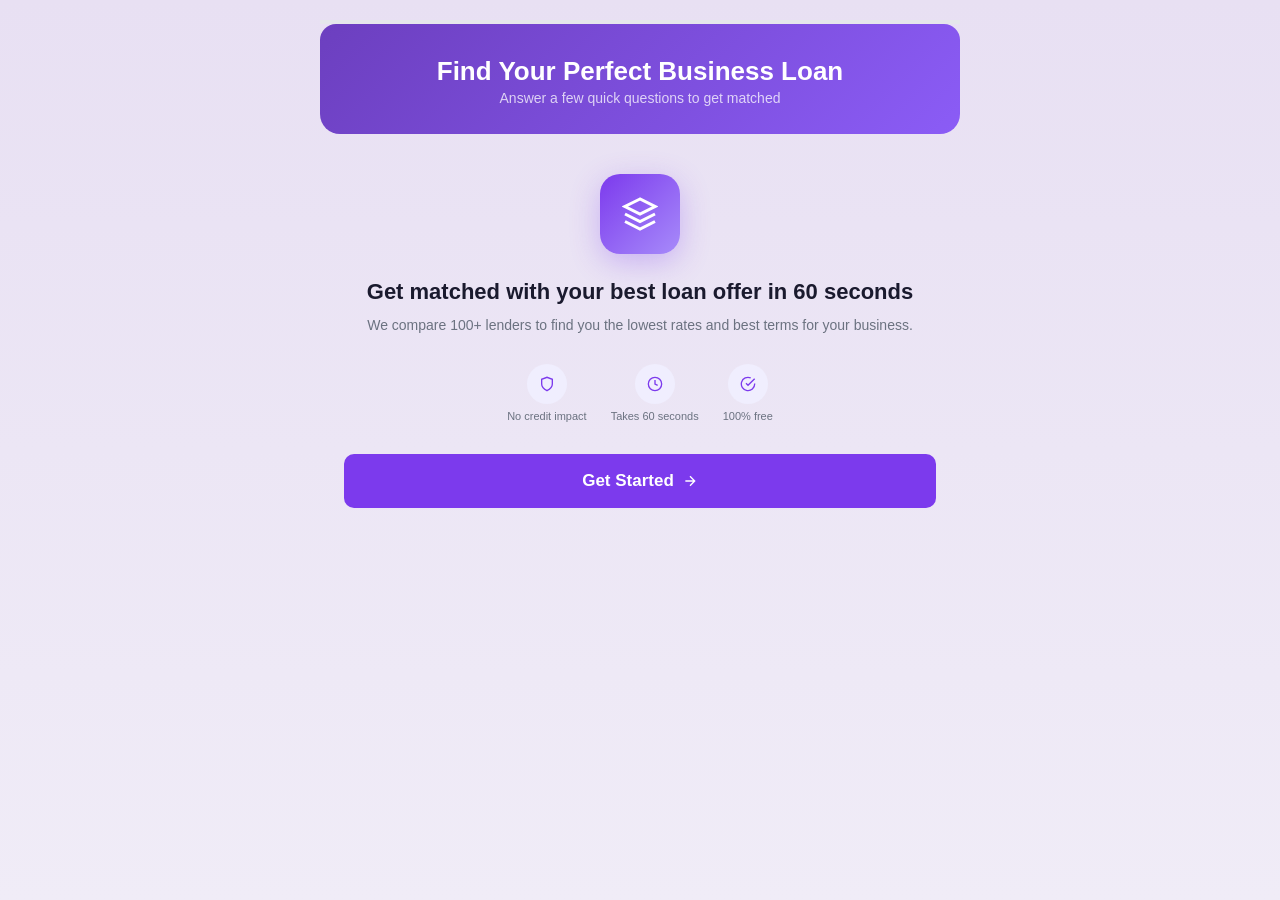
<file: index.html>
<!DOCTYPE html>
<html lang="en">
<head>
<meta charset="UTF-8">
<meta name="viewport" content="width=device-width, initial-scale=1">
<title>Business Loan Quiz — Become</title>
<link rel="stylesheet" href="styles.css">
</head>
<body>
<div class="page">
  <div class="progress-wrap"><div class="progress-bar"><div class="progress-fill" id="progressFill"></div></div></div>

  <!-- STEP 0: Welcome -->
  <div class="step active" id="step-0">
    <div class="header">
      <div class="header-title">Find Your Perfect Business Loan</div>
      <div class="header-sub">Answer a few quick questions to get matched</div>
    </div>
    <div class="content">
      <div class="welcome">
        <div class="welcome-icon">
          <svg width="36" height="36" fill="none" stroke="white" stroke-width="2" viewBox="0 0 24 24"><path d="M12 2L2 7l10 5 10-5-10-5z"/><path d="M2 17l10 5 10-5"/><path d="M2 12l10 5 10-5"/></svg>
        </div>
        <h2>Get matched with your best loan offer in 60 seconds</h2>
        <p>We compare 100+ lenders to find you the lowest rates and best terms for your business.</p>
        <div class="welcome-features">
          <div class="welcome-feat">
            <div class="welcome-feat-icon">
              <svg width="16" height="16" fill="none" stroke="#7C3AED" stroke-width="2" viewBox="0 0 24 24"><path d="M12 22s8-4 8-10V5l-8-3-8 3v7c0 6 8 10 8 10z"/></svg>
            </div>
            <span>No credit impact</span>
          </div>
          <div class="welcome-feat">
            <div class="welcome-feat-icon">
              <svg width="16" height="16" fill="none" stroke="#7C3AED" stroke-width="2" viewBox="0 0 24 24"><circle cx="12" cy="12" r="10"/><path d="M12 6v6l4 2"/></svg>
            </div>
            <span>Takes 60 seconds</span>
          </div>
          <div class="welcome-feat">
            <div class="welcome-feat-icon">
              <svg width="16" height="16" fill="none" stroke="#7C3AED" stroke-width="2" viewBox="0 0 24 24"><path d="M22 11.08V12a10 10 0 11-5.93-9.14"/><path d="M22 4L12 14.01l-3-3"/></svg>
            </div>
            <span>100% free</span>
          </div>
        </div>
        <button class="cta-btn" onclick="goToStep(1)">
          Get Started
          <svg width="16" height="16" fill="none" stroke="white" stroke-width="2" viewBox="0 0 24 24"><path d="M5 12h14M12 5l7 7-7 7"/></svg>
        </button>
      </div>
    </div>
  </div>

  <!-- STEP 1: Funding Amount -->
  <div class="step" id="step-1">
    <div class="header">
      <div class="header-title">How much funding do you need?</div>
      <div class="header-sub">Step 1 of 5</div>
    </div>
    <div class="content">
      <div class="step-content">
        <button class="back-btn" onclick="goToStep(0)">
          <svg width="14" height="14" fill="none" stroke="currentColor" stroke-width="2" viewBox="0 0 24 24"><path d="M19 12H5M12 19l-7-7 7-7"/></svg>
          Back
        </button>
        <div class="slider-wrap">
          <div class="slider-amount" id="sliderAmount">$50,000</div>
          <div style="font-size:13px;color:#6b7280;margin-bottom:8px;">Drag to select your desired amount</div>
          <input type="range" id="fundingSlider" min="5000" max="500000" step="5000" value="50000" oninput="updateSlider(this.value)">
          <div class="slider-range-labels"><span>$5,000</span><span>$500,000</span></div>
        </div>
        <button class="cta-btn" onclick="goToStep(2)">
          Continue
          <svg width="16" height="16" fill="none" stroke="white" stroke-width="2" viewBox="0 0 24 24"><path d="M5 12h14M12 5l7 7-7 7"/></svg>
        </button>
      </div>
    </div>
  </div>

  <!-- STEP 2: Time in Business -->
  <div class="step" id="step-2">
    <div class="header">
      <div class="header-title">How long have you been in business?</div>
      <div class="header-sub">Step 2 of 5</div>
    </div>
    <div class="content">
      <div class="step-content">
        <button class="back-btn" onclick="goToStep(1)">
          <svg width="14" height="14" fill="none" stroke="currentColor" stroke-width="2" viewBox="0 0 24 24"><path d="M19 12H5M12 19l-7-7 7-7"/></svg>
          Back
        </button>
        <div class="option-grid" id="timeOptions"></div>
      </div>
    </div>
  </div>

  <!-- STEP 3: Monthly Revenue -->
  <div class="step" id="step-3">
    <div class="header">
      <div class="header-title">What's your average monthly revenue?</div>
      <div class="header-sub">Step 3 of 5</div>
    </div>
    <div class="content">
      <div class="step-content">
        <button class="back-btn" onclick="goToStep(2)">
          <svg width="14" height="14" fill="none" stroke="currentColor" stroke-width="2" viewBox="0 0 24 24"><path d="M19 12H5M12 19l-7-7 7-7"/></svg>
          Back
        </button>
        <div class="option-grid" id="revenueOptions"></div>
      </div>
    </div>
  </div>

  <!-- STEP 4: Credit Score -->
  <div class="step" id="step-4">
    <div class="header">
      <div class="header-title">What's your personal credit score?</div>
      <div class="header-sub">Step 4 of 5</div>
    </div>
    <div class="content">
      <div class="step-content">
        <button class="back-btn" onclick="goToStep(3)">
          <svg width="14" height="14" fill="none" stroke="currentColor" stroke-width="2" viewBox="0 0 24 24"><path d="M19 12H5M12 19l-7-7 7-7"/></svg>
          Back
        </button>
        <div class="option-grid" id="creditOptions"></div>
      </div>
    </div>
  </div>

  <!-- STEP 5: Contact Form -->
  <div class="step" id="step-5">
    <div class="header">
      <div class="header-title">Almost there! Tell us about you</div>
      <div class="header-sub">Step 5 of 5</div>
    </div>
    <div class="content">
      <div class="step-content">
        <button class="back-btn" onclick="goToStep(4)">
          <svg width="14" height="14" fill="none" stroke="currentColor" stroke-width="2" viewBox="0 0 24 24"><path d="M19 12H5M12 19l-7-7 7-7"/></svg>
          Back
        </button>
        <div class="form-group">
          <label class="form-label">Full Name</label>
          <input class="form-input" id="fName" type="text" placeholder="John Smith">
          <div class="form-error">Please enter your name</div>
        </div>
        <div class="form-group">
          <label class="form-label">Email Address</label>
          <input class="form-input" id="fEmail" type="email" placeholder="john@company.com">
          <div class="form-error">Please enter a valid email</div>
        </div>
        <div class="form-group">
          <label class="form-label">Phone Number</label>
          <input class="form-input" id="fPhone" type="tel" placeholder="(555) 123-4567">
          <div class="form-error">Please enter your phone number</div>
        </div>
        <div class="form-group">
          <label class="form-label">Business Name</label>
          <input class="form-input" id="fBiz" type="text" placeholder="Acme Corp">
          <div class="form-error">Please enter your business name</div>
        </div>
        <button class="cta-btn" onclick="submitForm()">
          See My Loan Offers
          <svg width="16" height="16" fill="none" stroke="white" stroke-width="2" viewBox="0 0 24 24"><path d="M5 12h14M12 5l7 7-7 7"/></svg>
        </button>
      </div>
    </div>
  </div>

  <!-- STEP 6: Analyzing -->
  <div class="step" id="step-6">
    <div class="header">
      <div class="header-title">Analyzing your profile...</div>
      <div class="header-sub">This only takes a moment</div>
    </div>
    <div class="content">
      <div class="analyzing">
        <div class="analyzing-spinner"></div>
        <h3>Finding your best matches</h3>
        <p>Scanning 100+ lenders...</p>
        <div class="analyzing-steps">
          <div class="analyzing-step" id="a-step-1"><svg width="14" height="14" fill="none" stroke="currentColor" stroke-width="2" viewBox="0 0 24 24"><circle cx="12" cy="12" r="10"/></svg> Checking eligibility...</div>
          <div class="analyzing-step" id="a-step-2"><svg width="14" height="14" fill="none" stroke="currentColor" stroke-width="2" viewBox="0 0 24 24"><circle cx="12" cy="12" r="10"/></svg> Comparing rates...</div>
          <div class="analyzing-step" id="a-step-3"><svg width="14" height="14" fill="none" stroke="currentColor" stroke-width="2" viewBox="0 0 24 24"><circle cx="12" cy="12" r="10"/></svg> Ranking offers...</div>
        </div>
      </div>
    </div>
  </div>

  <!-- STEP 7: Results -->
  <div class="step" id="step-7">
    <div class="results-header">
      <div class="header-title" id="resultsTitle">Great news! You're pre-qualified!</div>
      <div class="header-sub">We found 3 loan offers matched to your profile</div>
    </div>
    <div class="content" id="resultsContent">
      <!-- Populated by JS -->
    </div>
  </div>

</div>

<script src="app.js"></script>
</body>
</html>
</file>
<file: styles.css>
* { margin: 0; padding: 0; box-sizing: border-box; }
body { font-family: -apple-system, BlinkMacSystemFont, 'Segoe UI', Roboto, sans-serif; background: #f5f3ff; min-height: 100vh; }
.page { max-width: 420px; margin: 0 auto; padding-bottom: 24px; overflow: hidden; }

/* Progress bar */
.progress-wrap { position: sticky; top: 0; z-index: 50; background: #f5f3ff; padding: 0; }
.progress-bar { height: 4px; background: #e5e7eb; }
.progress-fill { height: 100%; background: linear-gradient(90deg, #7C3AED, #8B5CF6); transition: width 0.5s cubic-bezier(0.4,0,0.2,1); width: 0%; border-radius: 0 4px 4px 0; }

/* Header */
.header { background: linear-gradient(135deg, #6C3FBF 0%, #8B5CF6 100%); padding: 24px 20px 22px; text-align: center; }
.header-title { font-size: 21px; font-weight: 700; color: white; margin-bottom: 3px; }
.header-sub { font-size: 13px; color: rgba(255,255,255,0.75); }
.content { padding: 0 16px; }

/* Step container & transitions */
.step { display: none; animation: stepIn 0.4s ease forwards; }
.step.active { display: block; }
@keyframes stepIn { from { opacity: 0; transform: translateX(40px); } to { opacity: 1; transform: translateX(0); } }
@keyframes stepOut { from { opacity: 1; transform: translateX(0); } to { opacity: 0; transform: translateX(-40px); } }
.step.exiting { display: block; animation: stepOut 0.3s ease forwards; }

/* Welcome screen */
.welcome { text-align: center; padding: 40px 0 20px; }
.welcome-icon { width: 80px; height: 80px; background: linear-gradient(135deg, #7C3AED, #a78bfa); border-radius: 20px; margin: 0 auto 24px; display: flex; align-items: center; justify-content: center; box-shadow: 0 8px 30px rgba(124,58,237,0.3); }
.welcome h2 { font-size: 22px; font-weight: 800; color: #1a1a2e; line-height: 1.3; margin-bottom: 8px; }
.welcome p { font-size: 14px; color: #6b7280; line-height: 1.5; margin-bottom: 28px; }
.welcome-features { display: flex; justify-content: center; gap: 24px; margin-bottom: 32px; }
.welcome-feat { display: flex; flex-direction: column; align-items: center; gap: 6px; }
.welcome-feat-icon { width: 40px; height: 40px; background: #f0eefe; border-radius: 50%; display: flex; align-items: center; justify-content: center; }
.welcome-feat span { font-size: 11px; color: #6b7280; font-weight: 500; }

/* Quiz step content */
.step-content { padding: 24px 0 12px; }
.step-question { font-size: 18px; font-weight: 700; color: #1a1a2e; text-align: center; margin-bottom: 6px; }
.step-hint { font-size: 13px; color: #6b7280; text-align: center; margin-bottom: 20px; }

/* Option cards */
.option-grid { display: flex; flex-direction: column; gap: 10px; }
.option-card { background: white; border: 2px solid #e5e7eb; border-radius: 14px; padding: 16px 18px; cursor: pointer; display: flex; align-items: center; gap: 14px; transition: all 0.2s ease; user-select: none; }
.option-card:hover { border-color: #c4b5fd; background: #faf8ff; transform: translateY(-1px); box-shadow: 0 4px 12px rgba(124,58,237,0.1); }
.option-card.selected { border-color: #7C3AED; background: #f8f7ff; box-shadow: 0 4px 16px rgba(124,58,237,0.15); }
.option-icon { width: 40px; height: 40px; border-radius: 10px; display: flex; align-items: center; justify-content: center; flex-shrink: 0; font-size: 20px; }
.option-label { font-size: 15px; font-weight: 600; color: #1a1a2e; }
.option-sub { font-size: 12px; color: #6b7280; margin-top: 1px; }
.option-check { margin-left: auto; width: 22px; height: 22px; border-radius: 50%; border: 2px solid #d1d5db; display: flex; align-items: center; justify-content: center; flex-shrink: 0; transition: all 0.2s ease; }
.option-card.selected .option-check { background: #7C3AED; border-color: #7C3AED; }

/* Slider */
.slider-wrap { padding: 20px 0; text-align: center; }
.slider-amount { font-size: 42px; font-weight: 800; color: #1a1a2e; margin-bottom: 4px; line-height: 1; }
.slider-range-labels { display: flex; justify-content: space-between; font-size: 11px; color: #9ca3af; margin-top: 12px; }
input[type="range"] { -webkit-appearance: none; appearance: none; width: 100%; height: 8px; background: #e5e7eb; border-radius: 4px; outline: none; margin: 16px 0 4px; }
input[type="range"]::-webkit-slider-thumb { -webkit-appearance: none; appearance: none; width: 28px; height: 28px; border-radius: 50%; background: #7C3AED; cursor: pointer; box-shadow: 0 2px 8px rgba(124,58,237,0.4); border: 3px solid white; }
input[type="range"]::-moz-range-thumb { width: 28px; height: 28px; border-radius: 50%; background: #7C3AED; cursor: pointer; box-shadow: 0 2px 8px rgba(124,58,237,0.4); border: 3px solid white; }
input[type="range"]::-webkit-slider-runnable-track { height: 8px; border-radius: 4px; }

/* Contact form */
.form-group { margin-bottom: 14px; }
.form-label { font-size: 13px; font-weight: 600; color: #374151; margin-bottom: 6px; display: block; }
.form-input { width: 100%; padding: 14px 16px; border: 2px solid #e5e7eb; border-radius: 10px; font-size: 15px; font-family: inherit; color: #1a1a2e; background: white; transition: border-color 0.2s ease; outline: none; }
.form-input:focus { border-color: #7C3AED; box-shadow: 0 0 0 3px rgba(124,58,237,0.1); }
.form-input.error { border-color: #dc2626; }
.form-error { font-size: 11px; color: #dc2626; margin-top: 4px; display: none; }
.form-input.error + .form-error { display: block; }

/* CTA Button */
.cta-btn { width: 100%; background: #7C3AED; color: white; border: none; border-radius: 10px; padding: 15px; font-size: 16px; font-weight: 600; cursor: pointer; display: flex; align-items: center; justify-content: center; gap: 8px; margin-top: 16px; transition: background 0.2s, transform 0.1s; }
.cta-btn:hover { background: #6D28D9; }
.cta-btn:active { transform: scale(0.98); }
.cta-btn:disabled { background: #c4b5fd; cursor: not-allowed; transform: none; }
.cta-btn-secondary { background: none; border: 2px solid #e5e7eb; color: #6b7280; margin-top: 8px; }
.cta-btn-secondary:hover { background: #f9fafb; border-color: #d1d5db; }

/* Back button */
.back-btn { display: inline-flex; align-items: center; gap: 4px; font-size: 13px; color: #6b7280; background: none; border: none; cursor: pointer; padding: 8px 0; margin-bottom: 8px; }
.back-btn:hover { color: #7C3AED; }

/* Analyzing animation */
.analyzing { text-align: center; padding: 60px 0; }
.analyzing-spinner { width: 60px; height: 60px; border: 4px solid #e5e7eb; border-top-color: #7C3AED; border-radius: 50%; margin: 0 auto 20px; animation: spin 1s linear infinite; }
@keyframes spin { to { transform: rotate(360deg); } }
.analyzing h3 { font-size: 18px; font-weight: 700; color: #1a1a2e; margin-bottom: 6px; }
.analyzing p { font-size: 13px; color: #6b7280; }
.analyzing-steps { margin-top: 20px; text-align: left; max-width: 240px; margin-left: auto; margin-right: auto; }
.analyzing-step { display: flex; align-items: center; gap: 10px; padding: 6px 0; font-size: 13px; color: #9ca3af; transition: color 0.3s; }
.analyzing-step.done { color: #16a34a; }
.analyzing-step.active { color: #7C3AED; }

/* Results — reuses offer wall patterns */
.results-header { background: linear-gradient(135deg, #6C3FBF 0%, #8B5CF6 100%); padding: 24px 20px 22px; text-align: center; border-radius: 0; }
.results-header .header-title { font-size: 21px; }

.sol-strip { background: #d8d0f5; border-radius: 12px; overflow: hidden; margin-top: 8px; }
.sol-strip-top { display: flex; align-items: center; gap: 12px; padding: 12px 16px; cursor: pointer; user-select: none; }
.sol-strip-icon { width: 36px; height: 36px; background: #7C3AED; border-radius: 8px; flex-shrink: 0; display: flex; align-items: center; justify-content: center; }
.sol-strip-text { flex: 1; }
.sol-strip-title { font-size: 14px; font-weight: 700; color: #4C1D95; }
.sol-strip-sub { font-size: 12px; color: #6D28D9; margin-top: 1px; }
.sol-strip-chev { font-size: 13px; color: #7C3AED; flex-shrink: 0; }
.sol-strip-body { display: none; padding: 0 16px 14px; }
.sol-strip-body p { font-size: 13px; color: #5B21B6; line-height: 1.6; }

/* Offer card */
.offer-card { background: white; border-radius: 14px; box-shadow: 0 2px 12px rgba(0,0,0,0.1); overflow: hidden; margin-bottom: 12px; margin-top: 10px; position: relative; }
.top-pick-badge { position: absolute; top: 0; left: 0; z-index: 3; background: #7C3AED; color: white; font-size: 12px; font-weight: 700; padding: 6px 14px 6px 12px; border-radius: 14px 0 10px 0; }
.partner-header { padding: 40px 20px 16px; text-align: center; }
.partner-logo { width: 140px; height: 70px; background: linear-gradient(135deg, #7C3AED, #a78bfa); border-radius: 10px; display: flex; align-items: center; justify-content: center; font-size: 18px; color: white; font-weight: 700; margin: 0 auto; }

.about-divider { display: flex; align-items: center; gap: 10px; padding: 0 20px; margin: 4px 0 2px; }
.about-divider div { flex: 1; height: 1px; background: #e5e7eb; }
.about-divider span { font-size: 13px; font-weight: 600; color: #1a1a2e; white-space: nowrap; }

.savings-section { padding: 16px 20px 0; }
.comparison-box { background: #f8f7ff; border-radius: 10px; padding: 14px 16px; margin-bottom: 16px; }
.plan-divider { display: flex; align-items: center; justify-content: center; gap: 8px; margin-bottom: 14px; }
.plan-divider span { font-size: 13px; font-weight: 600; color: #374151; }
.plan-divider div { flex: 1; height: 1px; background: #e5e7eb; }
.plan-row { display: flex; justify-content: space-between; align-items: center; padding: 11px 0; border-bottom: 1px solid #f3f4f6; }
.plan-row:last-child { border-bottom: none; }

.testimonial { margin: 14px 20px; background: #f3f4f6; border-radius: 12px; padding: 16px; display: flex; gap: 12px; align-items: flex-start; }
.testimonial-avatar { width: 40px; height: 40px; background: linear-gradient(135deg, #7C3AED, #a78bfa); border-radius: 50%; flex-shrink: 0; display: flex; align-items: center; justify-content: center; color: white; font-size: 16px; font-weight: 700; }
.testimonial-content { flex: 1; min-width: 0; }
.testimonial-text { font-size: 13px; color: #374151; line-height: 1.5; }
.testimonial-author { font-size: 12px; color: #7C3AED; margin-top: 6px; font-weight: 500; }

/* Card accordions */
.card-accordion { border-top: 1px solid #f3f4f6; }
.card-acc-item { border-bottom: 1px solid #f3f4f6; }
.card-acc-item:last-child { border-bottom: none; }
.card-acc-btn { width: 100%; display: flex; justify-content: space-between; align-items: center; padding: 14px 20px; background: none; border: none; cursor: pointer; text-align: left; font-family: inherit; }
.card-acc-btn span:first-child { font-size: 14px; font-weight: 600; color: #1a1a2e; }
.card-acc-btn span:last-child { font-size: 16px; color: #9ca3af; }
.card-acc-body { display: none; padding: 0 20px 16px; font-size: 13px; color: #6b7280; line-height: 1.6; }
.pro-item, .con-item { display: flex; align-items: flex-start; gap: 8px; margin-bottom: 6px; }
.pro-icon { color: #16a34a; font-size: 13px; flex-shrink: 0; margin-top: 1px; font-weight: 700; }
.con-icon { color: #dc2626; font-size: 13px; flex-shrink: 0; margin-top: 1px; font-weight: 700; }
.pros-label { font-size: 12px; font-weight: 600; color: #374151; margin-bottom: 6px; }

/* CTA section in results */
.cta-section { padding: 16px 20px 20px; }
.cta-inner { background: #f8f7ff; border-radius: 10px; padding: 18px 16px; text-align: center; }
.cta-preq-row { display: flex; align-items: center; justify-content: center; gap: 6px; margin-bottom: 4px; }
.cta-preq-text { font-size: 14px; font-weight: 600; color: #1a1a2e; }
.cta-preq-sub { font-size: 13px; color: #6b7280; margin-bottom: 14px; line-height: 1.4; }
.trust-signals { display: flex; align-items: center; justify-content: center; gap: 18px; padding: 12px 0; border-bottom: 1px solid #eee; margin-bottom: 14px; }
.trust-item { display: flex; flex-direction: column; align-items: center; gap: 4px; }
.trust-lbl { font-size: 9px; color: #6b7280; }

/* Section cards (What Happens Next, FAQ) */
.section-card { background: white; border-radius: 14px; box-shadow: 0 2px 8px rgba(0,0,0,0.08); margin: 0 0 8px; overflow: hidden; }
.section-header { background: #7C3AED; padding: 14px 20px; display: flex; justify-content: space-between; align-items: center; cursor: pointer; border: none; width: 100%; }
.section-header-text { font-size: 15px; font-weight: 700; color: white; }
.section-arrow { font-size: 14px; color: rgba(255,255,255,0.8); }

.whn-full-hdr { padding: 16px 20px 4px; }
.whn-full-hdr span { font-size: 13px; font-weight: 600; color: #1a1a2e; }
.step-card { display: flex; align-items: flex-start; gap: 12px; padding: 14px 20px; border-bottom: 1px solid #f3f4f6; }
.step-card:last-child { border-bottom: none; }
.step-icon { width: 36px; height: 36px; background: #f3f4f6; border-radius: 50%; display: flex; align-items: center; justify-content: center; flex-shrink: 0; }
.step-title { font-size: 14px; font-weight: 600; color: #1a1a2e; }
.step-text { font-size: 12px; color: #6b7280; line-height: 1.4; margin-top: 2px; }
.step-text a { color: #7C3AED; font-weight: 600; text-decoration: none; }

/* FAQ */
.faq-item { border-bottom: 1px solid #f3f4f6; }
.faq-item:last-child { border-bottom: none; }
.faq-btn { width: 100%; display: flex; justify-content: space-between; align-items: center; padding: 14px 0; background: none; border: none; cursor: pointer; text-align: left; font-family: inherit; }
.faq-btn span:first-child { font-size: 14px; color: #374151; }
.faq-btn span:last-child { font-size: 16px; color: #7C3AED; }
.faq-body { display: none; font-size: 13px; color: #6b7280; padding: 0 0 12px; line-height: 1.6; }

/* Match score circle */
.match-score { position: relative; width: 100px; height: 100px; margin: 0 auto 16px; }
.match-score svg { transform: rotate(-90deg); }
.match-score-text { position: absolute; inset: 0; display: flex; flex-direction: column; align-items: center; justify-content: center; }
.match-score-num { font-size: 28px; font-weight: 800; color: #1a1a2e; line-height: 1; }
.match-score-lbl { font-size: 10px; color: #6b7280; margin-top: 2px; }

/* Responsive — Tablet */
@media (min-width: 600px) {
  body { background: #eee9f7; }
  .page { max-width: 560px; padding-bottom: 40px; }
  .header, .results-header { padding: 32px 28px 28px; border-radius: 0 0 20px 20px; }
  .header-title { font-size: 24px; }
  .header-sub { font-size: 14px; }
  .content { padding: 0 20px; }
  .offer-card { border-radius: 16px; box-shadow: 0 4px 20px rgba(0,0,0,0.1); }
  .partner-header { padding: 44px 28px 18px; }
  .savings-section { padding: 20px 28px 0; }
  .testimonial { margin: 16px 28px; padding: 18px; }
  .cta-section { padding: 20px 28px 24px; }
  .section-card { border-radius: 16px; }
  .section-header { padding: 16px 24px; }
  .step-card { padding: 16px 28px; gap: 14px; }
  .sol-strip { border-radius: 14px; }
  .option-card { padding: 18px 20px; }
  .step-question { font-size: 20px; }
}

/* Responsive — Desktop */
@media (min-width: 900px) {
  body { background: linear-gradient(180deg, #e8e0f3 0%, #f0ecf7 100%); }
  .page { max-width: 640px; padding: 20px 0 48px; }
  .header, .results-header { border-radius: 16px 16px 20px 20px; }
  .header-title { font-size: 26px; }
  .content { padding: 0 24px; }
  .offer-card { border-radius: 18px; box-shadow: 0 6px 30px rgba(0,0,0,0.1); }
  .section-card { border-radius: 18px; margin-bottom: 12px; }
  .section-header { padding: 18px 28px; }
  .sol-strip { border-radius: 16px; }
  .option-card { border-radius: 16px; }
  .cta-btn { padding: 17px; font-size: 17px; }
}
</file>
